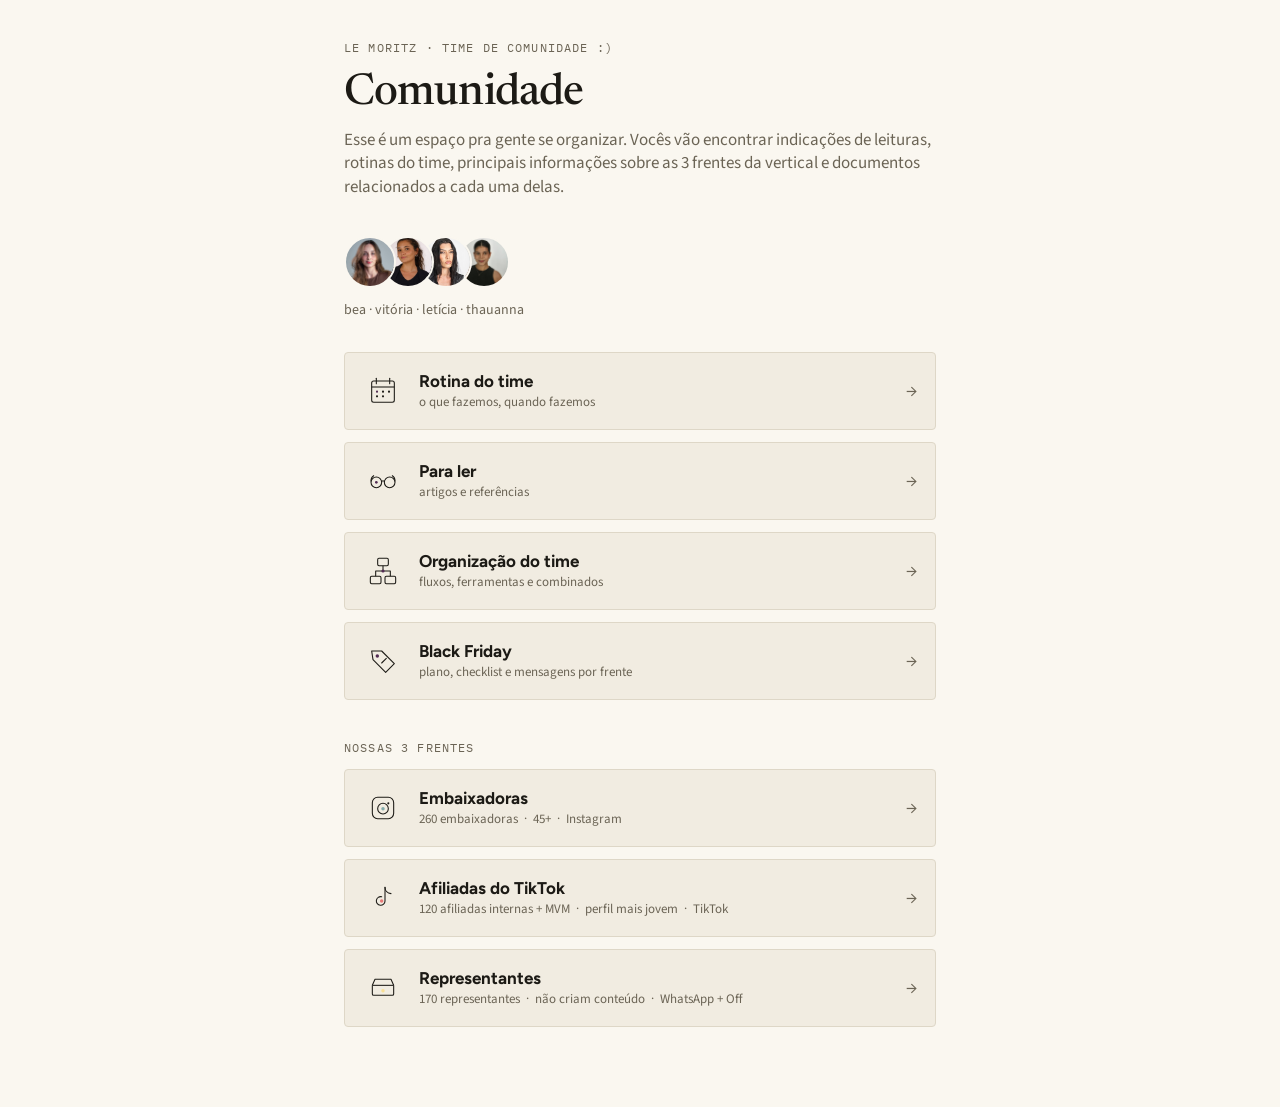
<file: index.html>
<!DOCTYPE html>
<html lang="pt-BR">
<head>
<meta charset="UTF-8">
<meta name="viewport" content="width=device-width, initial-scale=1.0">
<title>Comunidade Le Moritz · Time</title>
<link rel="preconnect" href="https://fonts.googleapis.com">
<link rel="preconnect" href="https://fonts.gstatic.com" crossorigin>
<link href="https://fonts.googleapis.com/css2?family=Newsreader:ital,wght@0,400;0,500;0,600;1,400&family=Source+Sans+3:wght@400;600;700&family=IBM+Plex+Mono:wght@400;500&family=Figtree:wght@600;700;800&display=swap" rel="stylesheet">
<link rel="stylesheet" href="styles.css?v=20261027">
</head>
<body>

<div class="wrap">

  <!-- HEADER -->
  <header class="top">
    <div class="label">LE MORITZ · TIME DE COMUNIDADE :)</div>
    <h1 class="title">Comunidade</h1>
    <p class="subtitle">Esse é um espaço pra gente se organizar. Vocês vão encontrar indicações de leituras, rotinas do time, principais informações sobre as 3 frentes da vertical e documentos relacionados a cada uma delas.</p>
  </header>

  <!-- TEAM AVATARS -->
  <section class="team" id="team-section">
    <div class="avatars" id="avatars"></div>
    <p class="team-caption" id="team-caption"></p>
  </section>

  <!-- MAIN NAV BUTTONS -->
  <section class="nav-buttons">
    <button class="nav-card" data-view="rotina">
      <span class="nav-icon">
        <svg viewBox="0 0 48 48" fill="none" xmlns="http://www.w3.org/2000/svg">
          <rect x="7" y="9" width="34" height="32" rx="3" stroke="#1C1A15" stroke-width="1.6"/>
          <line x1="7" y1="18" x2="41" y2="18" stroke="#1C1A15" stroke-width="1.6"/>
          <line x1="14" y1="5" x2="14" y2="13" stroke="#1C1A15" stroke-width="1.6" stroke-linecap="round"/>
          <line x1="34" y1="5" x2="34" y2="13" stroke="#1C1A15" stroke-width="1.6" stroke-linecap="round"/>
          <circle cx="15" cy="25" r="1.6" fill="var(--time-cor)"/>
          <circle cx="24" cy="25" r="1.6" fill="#1C1A15"/>
          <circle cx="33" cy="25" r="1.6" fill="#1C1A15"/>
          <circle cx="15" cy="32" r="1.6" fill="#1C1A15"/>
          <circle cx="24" cy="32" r="1.6" fill="#1C1A15"/>
        </svg>
      </span>
      <span class="nav-text">
        <span class="nav-title">Rotina do time</span>
        <span class="nav-sub">o que fazemos, quando fazemos</span>
      </span>
      <span class="nav-arrow">&rarr;</span>
    </button>

    <button class="nav-card" data-view="leitura">
      <span class="nav-icon">
        <svg viewBox="0 0 48 48" fill="none" xmlns="http://www.w3.org/2000/svg">
          <circle cx="14" cy="26" r="8" stroke="#1C1A15" stroke-width="1.6"/>
          <circle cx="34" cy="26" r="8" stroke="#1C1A15" stroke-width="1.6"/>
          <line x1="22" y1="24" x2="26" y2="24" stroke="#1C1A15" stroke-width="1.6"/>
          <path d="M6 24c0-4 2-7 4-8" stroke="#1C1A15" stroke-width="1.6" stroke-linecap="round"/>
          <path d="M42 24c0-4-2-7-4-8" stroke="#1C1A15" stroke-width="1.6" stroke-linecap="round"/>
          <circle cx="14" cy="26" r="2" fill="var(--time-cor)"/>
        </svg>
      </span>
      <span class="nav-text">
        <span class="nav-title">Para ler</span>
        <span class="nav-sub">artigos e referências</span>
      </span>
      <span class="nav-arrow">&rarr;</span>
    </button>

    <button class="nav-card" data-view="organizacao">
      <span class="nav-icon">
        <svg viewBox="0 0 48 48" fill="none" xmlns="http://www.w3.org/2000/svg">
          <rect x="16" y="5" width="16" height="11" rx="2" stroke="#1C1A15" stroke-width="1.6"/>
          <rect x="5" y="32" width="16" height="11" rx="2" stroke="#1C1A15" stroke-width="1.6"/>
          <rect x="27" y="32" width="16" height="11" rx="2" stroke="#1C1A15" stroke-width="1.6"/>
          <path d="M24 16v8M13 32v-8h22v8" stroke="#1C1A15" stroke-width="1.6" stroke-linejoin="round"/>
          <circle cx="24" cy="24" r="2.4" fill="var(--time-cor)"/>
        </svg>
      </span>
      <span class="nav-text">
        <span class="nav-title">Organização do time</span>
        <span class="nav-sub">fluxos, ferramentas e combinados</span>
      </span>
      <span class="nav-arrow">&rarr;</span>
    </button>
    <button class="nav-card" data-view="black-friday">
      <span class="nav-icon">
        <svg viewBox="0 0 48 48" fill="none" xmlns="http://www.w3.org/2000/svg">
          <path d="M7 9h15l19 19-13 13L9 22z" stroke="#1C1A15" stroke-width="1.6" stroke-linejoin="round"/>
          <circle cx="15.5" cy="16.5" r="2.6" fill="var(--time-cor)"/>
          <line x1="22" y1="27" x2="29" y2="20" stroke="#1C1A15" stroke-width="1.6" stroke-linecap="round"/>
        </svg>
      </span>
      <span class="nav-text">
        <span class="nav-title">Black Friday</span>
        <span class="nav-sub">plano, checklist e mensagens por frente</span>
      </span>
      <span class="nav-arrow">&rarr;</span>
    </button>
  </section>

  <!-- FRENTES -->
  <section class="frentes">
    <div class="label">NOSSAS 3 FRENTES</div>
    <div class="frentes-list" id="frentes-list"></div>
  </section>

</div>

<!-- LEITURA VIEW -->
<div class="view-overlay" id="view-leitura">
  <div class="wrap">
    <button class="back-btn" data-close>&larr; voltar</button>
    <div class="label">PARA LER</div>
    <h2 class="title view-title">Artigos</h2>
    <div class="article-list" id="article-list"></div>
  </div>
</div>

<!-- ROTINA VIEW -->
<div class="view-overlay" id="view-rotina">
  <div class="wrap">
    <button class="back-btn" data-close>&larr; voltar</button>
    <div class="label">ROTINA DO TIME</div>
    <h2 class="title view-title">Rotina</h2>
    <p class="rotina-intro">Esse é o ritmo <strong>fixo</strong> do time, a espinha dorsal da semana. Projetos em andamento pedem atenção à parte: encontre espaço pra eles na agenda sem atropelar o que já está fixado.</p>
    <div class="legend" id="rotina-legend"></div>

    <div class="foco-mes" id="foco-mes"></div>

    <div class="rotina-section-title">Ver rotina de:</div>
    <div class="filtro-chips" id="rotina-filtro"></div>

    <div class="rotina-section-title">Cadência semanal (calls)</div>
    <div class="week-daily" id="week-daily"></div>
    <div class="week-grid" id="week-grid"></div>

    <div class="rotina-section-title">Tarefas por frequência</div>
    <div class="tarefas-grid" id="tarefas-list"></div>
  </div>
</div>

<!-- FRENTE DETAIL VIEW -->
<div class="view-overlay" id="view-frente">
  <div class="wrap">
    <button class="back-btn" data-close>&larr; voltar</button>
    <div class="label" id="frente-detail-meta"></div>
    <h2 class="title view-title" id="frente-detail-nome"></h2>
    <p class="frente-detail-desc" id="frente-detail-desc"></p>
    <div id="frente-detail-link"></div>
    <div id="frente-detail-docs"></div>
    <div id="frente-detail-whatsapp"></div>
    <div id="frente-detail-faturamento"></div>
    <div id="frente-detail-rotina-programa"></div>
  </div>
</div>

<!-- ORGANIZAÇÃO VIEW -->
<div class="view-overlay" id="view-organizacao">
  <div class="wrap">
    <button class="back-btn" data-close>&larr; voltar</button>
    <div class="label">ORGANIZAÇÃO DO TIME</div>
    <h2 class="title view-title">Organização</h2>
    <p class="rotina-intro">Como o time trabalha junto: os fluxos que seguimos, as ferramentas que usamos e os combinados que valem pra todo mundo.</p>

    <div class="rotina-section-title">Fluxos</div>
    <div class="org-list">
      <button class="nav-card" data-view="funil-inbazz">
        <span class="nav-icon">
          <svg viewBox="0 0 48 48" fill="none" xmlns="http://www.w3.org/2000/svg">
            <path d="M7 9h34l-12 15v12l-10 5V24z" stroke="#1C1A15" stroke-width="1.6" stroke-linejoin="round"/>
            <circle cx="24" cy="16" r="2.4" fill="var(--embaixadoras-cor)"/>
          </svg>
        </span>
        <span class="nav-text">
          <span class="nav-title">Funil de aceite na Inbazz</span>
          <span class="nav-sub">do cadastro até embaixadora ou representante</span>
        </span>
        <span class="nav-arrow">&rarr;</span>
      </button>
    </div>

    <div class="rotina-section-title">Ferramentas</div>
    <div class="org-list">
      <a class="nav-card" href="https://bealemoritz.github.io/mensagem-em-massa/">
        <span class="nav-icon">
          <svg viewBox="0 0 48 48" fill="none" xmlns="http://www.w3.org/2000/svg">
            <path d="M8 12h32v20H20l-8 6v-6H8z" stroke="#1C1A15" stroke-width="1.6" stroke-linejoin="round"/>
            <circle cx="18" cy="22" r="2" fill="var(--time-cor)"/>
            <circle cx="24" cy="22" r="2" fill="var(--time-cor)"/>
            <circle cx="30" cy="22" r="2" fill="var(--time-cor)"/>
          </svg>
        </span>
        <span class="nav-text">
          <span class="nav-title">Mensagens 1x1</span>
          <span class="nav-sub">disparo no privado, uma página por frente</span>
        </span>
        <span class="nav-arrow">&rarr;</span>
      </a>
    </div>

    <div class="rotina-section-title">Combinados</div>
    <div class="empty-state">Em breve: os combinados do time.</div>
  </div>
</div>

<!-- FUNIL DE ACEITE VIEW -->
<div class="view-overlay" id="view-funil-inbazz">
  <div class="wrap wrap-wide">
    <button class="back-btn" data-back>&larr; organização</button>
    <div class="label">ORGANIZAÇÃO · FLUXOS</div>
    <h2 class="title view-title">Funil de aceite na Inbazz</h2>
    <p class="rotina-intro funil-intro">Do momento em que alguém se inscreve na Inbazz até virar embaixadora, representante ou ter o cadastro excluído. São duas portas de entrada, e as duas caem na mesma fila da Thau. A cor de cada etapa mostra de quem é a vez.</p>

    <div class="funil-legend">
      <span class="who leti">Letícia · indicações</span>
      <span class="who thau">Thau · embaixadoras</span>
      <span class="who vito">Vitória · representantes</span>
      <span class="who auto">Automático</span>
      <span class="chat-tag">
        <svg width="13" height="13" viewBox="0 0 24 24" aria-hidden="true"><path d="M4 5h16v11H9l-5 4z" fill="none" stroke="currentColor" stroke-width="2" stroke-linejoin="round"/></svg>
        acontece no chat de aceitação
      </span>
    </div>

    <div class="flow">
      <div class="merge">
        <div class="col">
          <span class="entry">Entrada 1 · Direta</span>
          <div class="fnode start">
            <h3>Pessoa se inscreve por conta própria</h3>
            <p>Chegou com interesse no programa, sem passar pela Letícia. Vai direto pra fila de aprovações pendentes.</p>
          </div>
          <div class="rail"></div>
        </div>
        <div class="col">
          <span class="entry">Entrada 2 · Afiliada indicada</span>
          <div class="fnode start">
            <h3>Afiliada se inscreve por indicação da Letícia</h3>
            <p>A Letícia direcionou a afiliada pra Inbazz.</p>
          </div>
          <div class="fnode leti">
            <span class="who leti">Letícia</span>
            <h3>Avisa no chat de aceitação</h3>
            <ul>
              <li>Quem ela mandou pra lá e já se inscreveu</li>
              <li>O máximo de informações sobre a pessoa</li>
              <li>Qual perfil ela acha que funciona</li>
            </ul>
            <div class="chips">
              <span class="chip thau">Embaixadora</span>
              <span class="chip vito">Representante</span>
            </div>
          </div>
          <div class="rail"></div>
        </div>
      </div>

      <div class="fnode thau">
        <span class="who thau">Thau</span>
        <h3>1ª análise: quem vira embaixadora</h3>
        <p>Analisa todas as aprovações pendentes, das duas entradas, e seleciona quem quer aceitar como embaixadora.</p>
      </div>

      <div class="split">
        <div class="col">
          <span class="branch thau">✓ Aceita como embaixadora</span>
          <div class="fnode thau">
            <span class="who thau">Thau</span>
            <h3>Boas-vindas no WhatsApp</h3>
            <p>Manda a mensagem com o modelo pré-definido.</p>
          </div>
          <div class="decision thau">
            <span class="q-label">Pergunta</span>
            <strong>Veio como afiliada indicada pela Letícia?</strong>
          </div>
          <div class="split narrow">
            <div class="col">
              <span class="branch thau">Não · direta</span>
              <div class="fnode thau">
                <h3>Aceite na Inbazz</h3>
                <ul class="tasks">
                  <li><span>Tipo de membro: <b>embaixadora</b></span></li>
                  <li><span>Gestora: <b>Thauanna</b></span></li>
                  <li><span><b>Criar cupom personalizado</b></span></li>
                  <li><span>Notificação personalizada: <b>aceita como embaixadora</b></span></li>
                </ul>
              </div>
              <div class="fnode thau">
                <h3>Kit de boas-vindas</h3>
                <p>Thau organiza o envio.</p>
                <button class="kit-btn" data-kit>Como montar o kit &rarr;</button>
              </div>
            </div>
            <div class="col">
              <span class="branch thau">Sim · afiliada</span>
              <div class="fnode thau">
                <h3>Checklist da afiliada</h3>
                <ul class="tasks">
                  <li><span><b>Vincular o cupom que já existe</b> <span class="small">(planilha antiga das embaixadoras, na parte das afiliadas indicadas)</span></span></li>
                  <li><span>Dar <b>check</b> na mensagem da Letícia no chat de aceitação</span></li>
                  <li><span>Analisar critérios: <b>kit de boas-vindas</b> ou <b>seeding via Inbazz</b></span></li>
                </ul>
                <button class="kit-btn" data-kit>Como montar o kit &rarr;</button>
              </div>
            </div>
          </div>
          <span class="end thau">Embaixadora</span>
        </div>

        <div class="col">
          <span class="branch stop">Não aceita pela Thau</span>
          <div class="gate" role="note">
            <svg width="22" height="22" viewBox="0 0 24 24" fill="none" aria-hidden="true"><rect x="4" y="10" width="16" height="11" rx="2.5" stroke="currentColor" stroke-width="2"/><path d="M8 10V7a4 4 0 0 1 8 0v3" stroke="currentColor" stroke-width="2"/></svg>
            <p><b>Trava:</b> quando a Thau não quiser mais nenhuma embaixadora da fila, ela <b>avisa a Vitória no chat de aceitação</b> que está liberado.</p>
          </div>
          <div class="fnode vito">
            <span class="who vito">Vitória</span>
            <h3>2ª análise: representante ou exclusão</h3>
            <p>Analisa quem a Thau não aceitou como embaixadora.</p>
          </div>
          <div class="split narrow">
            <div class="col">
              <span class="branch vito">✓ Aceita</span>
              <div class="fnode vito">
                <h3>Aceite na Inbazz</h3>
                <span class="cond-label">Se for afiliada indicada</span>
                <ul class="tasks">
                  <li><span><b>Vincular o cupom que já existe</b> <span class="small">(planilha antiga das embaixadoras)</span></span></li>
                  <li><span>Dar <b>check</b> na mensagem da Letícia</span></li>
                </ul>
                <span class="cond-label cond-sep">Se for inscrição direta</span>
                <ul class="tasks">
                  <li><span>Tipo de membro: <b>representante</b></span></li>
                  <li><span>Gestora: <b>Vitória</b></span></li>
                  <li><span><b>Criar cupom personalizado</b></span></li>
                  <li><span>Notificação personalizada: <b>aceita como representante</b></span></li>
                </ul>
              </div>
              <div class="fnode auto">
                <span class="who auto">Automático</span>
                <h3>Fluxo de onboarding</h3>
                <p>Tudo automatizado a partir daqui.</p>
              </div>
              <span class="end vito">Representante</span>
            </div>
            <div class="col">
              <span class="branch stop">✕ Não aceita</span>
              <div class="fnode stop">
                <h3>Exclui o cadastro</h3>
                <p>Vitória remove da Inbazz.</p>
              </div>
              <span class="end stop">Fim</span>
            </div>
          </div>
        </div>
      </div>
    </div>

    <div class="rotina-section-title">Quem faz o quê</div>
    <div class="funil-rules">
      <div class="info-card">
        <span class="who leti">Letícia</span>
        <ul>
          <li>Avisa no chat de aceitação quem mandou pra Inbazz e já se inscreveu</li>
          <li>Manda o máximo de informação + a indicação: embaixadora ou representante</li>
        </ul>
      </div>
      <div class="info-card">
        <span class="who thau">Thau</span>
        <ul>
          <li>Analisa as pendentes das duas entradas</li>
          <li>Embaixadora aceita: mensagem modelo no WhatsApp + kit ou seeding</li>
          <li>Se for afiliada: vincula o cupom e dá check na mensagem da Letícia</li>
          <li>Se for inscrição direta: aceite na Inbazz (embaixadora, gestora Thauanna, cupom personalizado, notificação) antes do kit</li>
          <li>Terminou? Avisa a Vitória no chat que está liberado</li>
        </ul>
      </div>
      <div class="info-card">
        <span class="who vito">Vitória</span>
        <ul>
          <li>Só começa depois do aviso da Thau</li>
          <li>Aceita como representante (onboarding automático) ou exclui o cadastro</li>
          <li>Se for afiliada: vincula o cupom e dá check na mensagem da Letícia</li>
          <li>Se for inscrição direta: aceite na Inbazz (representante, gestora Vitória, cupom personalizado, notificação)</li>
        </ul>
      </div>
    </div>
  </div>
</div>

<!-- BLACK FRIDAY VIEW -->
<div class="view-overlay" id="view-black-friday">
  <div class="wrap">
    <button class="back-btn" data-close>&larr; voltar</button>
    <div class="label">BLACK FRIDAY · 2026</div>
    <h2 class="title view-title">Black Friday</h2>
    <div id="bf-visao-geral"></div>

    <div class="rotina-section-title">Black por frente</div>
    <div class="frentes-list" id="bf-frentes"></div>
  </div>
</div>

<!-- BLACK FRIDAY · FRENTE VIEW -->
<div class="view-overlay" id="view-black-frente">
  <div class="wrap">
    <button class="back-btn" data-back>&larr; black friday</button>
    <div class="label" id="bf-frente-label"></div>
    <h2 class="title view-title" id="bf-frente-titulo"></h2>
    <div id="bf-frente"></div>
  </div>
</div>

<!-- BLACK FRIDAY · DESAFIO VIEW -->
<div class="view-overlay" id="view-black-desafio">
  <div class="wrap">
    <button class="back-btn" data-back id="bf-desafio-back">&larr; voltar</button>
    <div class="label" id="bf-desafio-label"></div>
    <h2 class="title view-title" id="bf-desafio-titulo"></h2>
    <div id="bf-desafio"></div>
  </div>
</div>

<!-- PASSO A PASSO DO KIT -->
<div class="kit-modal" id="kit-modal" hidden>
  <div class="kit-backdrop" data-kit-close></div>
  <div class="kit-panel" role="dialog" aria-modal="true" aria-labelledby="kit-title">
    <button class="kit-close" data-kit-close aria-label="Fechar">&times;</button>
    <div class="label">PASSO A PASSO · THAU</div>
    <h3 class="kit-title" id="kit-title">Montar o kit de boas-vindas</h3>
    <ol class="kit-steps">
      <li><div><b>Emitir etiqueta e declaração de conteúdo</b></div></li>
      <li><div><b>Montar a caixa</b> e passar fita 3M nas bordas</div></li>
      <li><div><b>Colar o espelho</b> e limpar</div></li>
      <li><div><b>Papel seda</b> dobradinho dentro da caixa</div></li>
      <li><div><b>Cheirinho</b> na caixa</div></li>
      <li><div><b>Produtos</b>
        <div class="kit-produtos">
          <span>Creme antirrugas</span><span>Lifting</span><span>Rímel</span><span>Sérum olhos</span>
          <span>Marrom café</span><span>Rosa mauve</span><span>Rosê</span><span>Pincel</span><span>Necessaire</span>
        </div></div></li>
      <li><div><b>Fechar</b> com o papel seda + adesivo</div></li>
      <li><div><b>Cartão nominal</b> com mensagem + o cupom dela</div></li>
      <li><div><b>Embalar</b> no envelope plástico com bolha + etiqueta + declaração</div></li>
    </ol>
  </div>
</div>

<script src="app.js"></script>
<script src="black-friday/visao-geral.js"></script>
<script src="black-friday/embaixadoras.js"></script>
<script src="black-friday/afiliadas.js"></script>
<script src="black-friday/representantes.js"></script>
<script src="black-friday/render.js"></script>
</body>
</html>
</file>
<file: styles.css>
:root {
  --ink: #1C1A15;
  --muted: #6B6455;
  --paper: #F1ECE1;
  --bg: #FAF7F0;
  --rule: #DED7C7;
  /* cores por frente (paleta nova) */
  --representantes-cor: #F9DF94;
  --embaixadoras-cor: #84ABAA;
  --afiliadas-cor: #E77A77;
  --time-cor: #512B52;
  --white: #FFFFFF;
  --serif: 'Newsreader', serif;
  --body-font: 'Source Sans 3', system-ui, sans-serif;
  --label-font: 'IBM Plex Mono', monospace;
  --accent-font: 'Figtree', sans-serif;
}

* { margin: 0; padding: 0; box-sizing: border-box; }

body {
  background: var(--bg);
  color: var(--ink);
  font-family: var(--body-font);
  -webkit-font-smoothing: antialiased;
}

.wrap {
  max-width: 640px;
  margin: 0 auto;
  padding: 40px 24px 80px;
}

.label {
  font-family: var(--label-font);
  font-size: 11.5px;
  letter-spacing: .1em;
  text-transform: uppercase;
  color: var(--muted);
}

/* HEADER */
.top { padding-bottom: 8px; }
.title {
  font-family: var(--serif);
  font-weight: 500;
  font-size: clamp(32px, 8vw, 44px);
  line-height: 1.08;
  letter-spacing: -.02em;
  color: var(--ink);
  margin: 16px 0 0;
}
.subtitle {
  font-size: 17px;
  line-height: 1.4;
  color: var(--muted);
  margin: 10px 0 0;
}

/* TEAM AVATARS */
.team { padding: 28px 0 4px; }
.avatars {
  display: flex;
  align-items: center;
}
.avatar {
  width: 52px;
  height: 52px;
  border-radius: 50%;
  border: 2.5px solid var(--bg);
  display: flex;
  align-items: center;
  justify-content: center;
  font-family: var(--serif);
  font-weight: 500;
  font-size: 16px;
  color: var(--white);
  margin-left: -14px;
  flex-shrink: 0;
  overflow: hidden;
}
.avatar:first-child { margin-left: 0; }
.avatar img {
  width: 100%;
  height: 100%;
  object-fit: cover;
}
.avatar.more {
  background: var(--paper);
  color: var(--muted);
  font-family: var(--label-font);
  font-size: 12px;
  border-color: var(--bg);
}
.team-caption {
  margin-top: 12px;
  font-size: 14px;
  color: var(--muted);
}

/* NAV BUTTONS */
.nav-buttons {
  display: flex;
  flex-direction: column;
  gap: 12px;
  margin-top: 28px;
}
.nav-card {
  display: flex;
  align-items: center;
  gap: 16px;
  width: 100%;
  background: var(--paper);
  border: 1px solid var(--rule);
  border-radius: 4px;
  padding: 18px 18px;
  cursor: pointer;
  text-align: left;
  transition: background .15s ease, transform .1s ease;
  font-family: inherit;
}
.nav-card:hover { background: #ECE4D2; }
a.nav-card, a.nav-card:visited { text-decoration: none; color: var(--ink); }
.nav-card:active { transform: scale(0.99); }
.nav-icon {
  flex-shrink: 0;
  width: 40px;
  height: 40px;
  display: flex;
  align-items: center;
  justify-content: center;
}
.nav-icon svg { width: 32px; height: 32px; }
.nav-text { flex: 1; display: flex; flex-direction: column; gap: 2px; }
.nav-title {
  font-family: var(--accent-font);
  font-weight: 700;
  font-size: 17px;
  color: var(--ink);
}
.nav-sub {
  font-size: 13px;
  color: var(--muted);
}
.nav-arrow {
  font-size: 18px;
  color: var(--muted);
}

/* FRENTES */
.frentes { margin-top: 40px; }
.frentes-list {
  margin-top: 14px;
  display: flex;
  flex-direction: column;
  gap: 12px;
}
.frente-detail-desc {
  font-size: 16.5px;
  line-height: 1.55;
  color: var(--ink);
  margin-top: 16px;
}
.pagina-principal-btn { margin-top: 16px; }

.docs-box {
  margin-top: 18px;
  padding-top: 16px;
  border-top: 1px solid var(--rule);
}
.docs-label {
  font-family: var(--label-font);
  font-size: 11px;
  letter-spacing: .08em;
  text-transform: uppercase;
  color: var(--muted);
  margin-bottom: 10px;
}
.docs-btns {
  display: flex;
  flex-wrap: wrap;
  gap: 10px;
}
.whatsapp-section { margin-top: 14px; }
.docs-btn {
  display: inline-flex;
  align-items: center;
  gap: 8px;
  border: 1px solid var(--rule);
  border-radius: 6px;
  padding: 8px 14px;
  background: var(--paper);
  color: var(--time-cor);
  text-decoration: none;
  font-family: var(--label-font);
  font-size: 12px;
  letter-spacing: .02em;
  text-transform: uppercase;
  transition: border-color .15s ease, background .15s ease;
}
.docs-btn:hover { border-color: var(--time-cor); background: var(--time-cor); color: var(--bg); }
.docs-btn.disabled {
  color: var(--muted);
  border-style: dashed;
  cursor: default;
  pointer-events: none;
}

/* CARDS DE INFO (faturamento, rotina do programa) */
.info-card {
  margin-top: 24px;
  border: 1px solid var(--rule);
  border-radius: 6px;
  padding: 18px 20px;
  background: var(--paper);
}
.info-card-title {
  font-family: var(--accent-font);
  font-weight: 800;
  font-size: 15px;
  color: var(--ink);
  margin-bottom: 14px;
}
.info-card-intro {
  font-size: 14px;
  line-height: 1.5;
  color: var(--ink);
  margin-bottom: 16px;
}
.info-item {
  border-left: 2px solid var(--rule);
  padding-left: 14px;
  margin-bottom: 14px;
}
.info-item:last-child { margin-bottom: 0; }
.info-item-titulo {
  font-weight: 700;
  font-size: 14.5px;
  color: var(--ink);
  margin-bottom: 3px;
}
.info-item-texto {
  font-size: 14px;
  line-height: 1.5;
  color: var(--muted);
}
.info-item-btn { margin-top: 10px; }

/* VIEW OVERLAYS */
.view-overlay {
  display: none;
  position: fixed;
  inset: 0;
  background: var(--bg);
  overflow-y: auto;
  z-index: 100;
}
.view-overlay.active { display: block; }
.view-title { margin-top: 6px; }
.back-btn {
  background: none;
  border: none;
  font-family: var(--label-font);
  font-size: 12.5px;
  letter-spacing: .06em;
  color: var(--muted);
  cursor: pointer;
  padding: 0 0 20px;
  text-transform: uppercase;
}
.back-btn:hover { color: var(--ink); }
.empty-state {
  margin-top: 20px;
  font-size: 15.5px;
  color: var(--muted);
  line-height: 1.5;
  border: 1px dashed var(--rule);
  border-radius: 4px;
  padding: 24px;
}

/* ARTICLE LIST */
.article-list { margin-top: 22px; display: flex; flex-direction: column; gap: 0; }
.article-card {
  display: flex;
  align-items: flex-start;
  gap: 16px;
  padding: 22px 2px;
  border-top: 1px solid var(--rule);
  text-decoration: none;
  color: inherit;
}
.article-list .article-card:last-child { border-bottom: 1px solid var(--rule); }
.article-thumb {
  flex-shrink: 0;
  width: 56px;
  height: 56px;
  border-radius: 6px;
  overflow: hidden;
  border: 1px solid var(--rule);
}
.article-thumb svg, .article-thumb img {
  width: 100%;
  height: 100%;
  object-fit: cover;
  display: block;
}
.article-content { flex: 1; min-width: 0; }
.article-date {
  font-family: var(--label-font);
  font-size: 11px;
  letter-spacing: .06em;
  text-transform: uppercase;
  color: var(--muted);
}
.article-title {
  font-family: var(--accent-font);
  font-weight: 700;
  font-size: 19px;
  line-height: 1.3;
  color: var(--ink);
  margin-top: 8px;
}
.article-sub {
  font-size: 15px;
  line-height: 1.45;
  color: var(--muted);
  margin-top: 6px;
}
.article-card:hover .article-title { color: var(--time-cor); }
.article-placeholder {
  padding: 22px 2px;
  border-top: 1px solid var(--rule);
  color: var(--muted);
  font-size: 14px;
}
.article-list .article-placeholder:last-child { border-bottom: 1px solid var(--rule); }

/* ROTINA */
.rotina-section-title {
  font-family: var(--label-font);
  font-size: 11.5px;
  letter-spacing: .1em;
  text-transform: uppercase;
  color: var(--muted);
  margin: 40px 0 14px;
}
.rotina-intro {
  font-size: 15.5px;
  line-height: 1.5;
  color: var(--ink);
  margin-top: 14px;
}
.rotina-intro strong { font-weight: 700; }
.legend {
  display: flex;
  flex-wrap: wrap;
  gap: 8px 18px;
  margin-top: 22px;
}
.legend-item {
  display: flex;
  align-items: center;
  gap: 7px;
  font-size: 13.5px;
  color: var(--muted);
}
.legend-dot {
  width: 9px;
  height: 9px;
  border-radius: 50%;
  flex-shrink: 0;
}

/* FOCO DO MÊS */
.foco-mes {
  margin-top: 28px;
  border: 1px solid var(--rule);
  border-radius: 6px;
  padding: 18px 20px;
  background: linear-gradient(180deg, var(--paper), var(--bg));
}
.foco-mes-title {
  font-family: var(--accent-font);
  font-weight: 800;
  font-size: 15px;
  letter-spacing: .01em;
  color: var(--ink);
  margin-bottom: 12px;
}
.foco-mes-list {
  display: flex;
  flex-direction: column;
  gap: 12px;
}
.foco-item {
  border-left: 2px solid var(--rule);
  padding-left: 14px;
}
.foco-item-label {
  display: flex;
  align-items: center;
  gap: 7px;
  font-family: var(--label-font);
  font-size: 11px;
  letter-spacing: .06em;
  text-transform: uppercase;
  color: var(--ink);
  margin-bottom: 3px;
}
.foco-item-texto {
  font-size: 14px;
  line-height: 1.45;
  color: var(--muted);
}

/* CALENDÁRIO DA SEMANA */
.week-daily {
  display: flex;
  align-items: center;
  flex-wrap: wrap;
  gap: 4px 10px;
  background: var(--paper);
  border: 1px solid var(--rule);
  border-left: 3px solid var(--time-cor);
  border-radius: 4px;
  padding: 10px 14px;
  font-size: 14px;
  color: var(--ink);
  margin-bottom: 14px;
}
.week-daily.dimmed { opacity: .32; }
.week-daily-tag {
  font-family: var(--label-font);
  font-size: 11px;
  letter-spacing: .06em;
  color: var(--muted);
}
.week-daily-pessoas { margin-left: auto; margin-top: 0; }
.week-grid {
  display: grid;
  grid-template-columns: 1fr;
  gap: 14px;
}
@media (min-width: 640px) {
  .week-grid { grid-template-columns: repeat(5, 1fr); align-items: start; }
}
.week-day-label {
  font-family: var(--label-font);
  font-size: 10.5px;
  letter-spacing: .08em;
  text-transform: uppercase;
  color: var(--muted);
  margin-bottom: 6px;
}
.week-events {
  display: flex;
  flex-direction: column;
  gap: 6px;
}
.week-event {
  border-left: 3px solid var(--rule);
  background: var(--paper);
  border-radius: 3px;
  padding: 8px 10px;
}
.week-event.empty {
  display: flex;
  align-items: center;
  justify-content: center;
  min-height: 48px;
  color: var(--muted);
  background: none;
  border: 1px dashed var(--rule);
  border-left: 1px dashed var(--rule);
}
.week-event-hora {
  font-family: var(--label-font);
  font-size: 9.5px;
  letter-spacing: .04em;
  color: var(--muted);
  margin-bottom: 2px;
}
.week-event-nome {
  font-size: 13px;
  font-weight: 600;
  color: var(--ink);
  line-height: 1.25;
}
.week-event-desc {
  font-size: 11px;
  color: var(--muted);
  margin-top: 2px;
  line-height: 1.3;
}
.week-event-pessoas {
  display: flex;
  flex-wrap: wrap;
  gap: 3px;
  margin-top: 6px;
}
.week-event.dimmed {
  opacity: .32;
}

/* PILLS DE PESSOA (calendário + tarefas) */
.pessoa-pill {
  font-family: var(--label-font);
  font-size: 9px;
  letter-spacing: .02em;
  color: var(--muted);
  border: 1px solid var(--rule);
  border-radius: 20px;
  padding: 1px 7px;
  white-space: nowrap;
}
.pessoa-pill.match {
  color: var(--bg);
  background: var(--ink);
  border-color: var(--ink);
  font-weight: 600;
}

/* FILTRO POR PESSOA */
.filtro-chips {
  display: flex;
  flex-wrap: wrap;
  gap: 8px;
}
.filtro-chip {
  font-family: var(--body-font);
  font-size: 13px;
  color: var(--ink);
  background: var(--bg);
  border: 1px solid var(--rule);
  border-radius: 20px;
  padding: 7px 14px;
  cursor: pointer;
  transition: background .15s ease, color .15s ease, border-color .15s ease;
}
.filtro-chip:hover { border-color: var(--ink); }
.filtro-chip.active {
  background: var(--ink);
  border-color: var(--ink);
  color: var(--bg);
}

/* TAREFAS POR FREQUÊNCIA */
.tarefas-grid {
  display: grid;
  grid-template-columns: 1fr;
  gap: 14px;
}
@media (min-width: 640px) {
  .tarefas-grid { grid-template-columns: 1fr 1fr; }
}
.freq-card {
  background: var(--paper);
  border: 1px solid var(--rule);
  border-radius: 6px;
  padding: 16px 18px 6px;
  align-self: start;
}
.freq-header {
  display: flex;
  align-items: baseline;
  justify-content: space-between;
  margin-bottom: 6px;
}
.freq-title {
  font-family: var(--accent-font);
  font-weight: 800;
  font-size: 15px;
  color: var(--ink);
}
.freq-count {
  font-family: var(--label-font);
  font-size: 11px;
  color: var(--muted);
}
.tarefa-row {
  display: flex;
  align-items: baseline;
  flex-wrap: wrap;
  gap: 3px 10px;
  padding: 9px 0;
  border-top: 1px solid var(--rule);
}
.tarefa-dot {
  width: 7px;
  height: 7px;
  border-radius: 50%;
  flex-shrink: 0;
  margin-right: 2px;
  align-self: center;
}
.tarefa-nome {
  font-size: 14px;
  color: var(--ink);
  flex: 1;
  min-width: 55%;
  line-height: 1.3;
}
.tarefa-hora {
  font-family: var(--label-font);
  font-size: 10.5px;
  color: var(--muted);
  margin-left: 7px;
}
.tarefa-desc {
  font-size: 12.5px;
  color: var(--muted);
  margin-left: 6px;
}
.tarefa-pessoas {
  display: flex;
  flex-wrap: wrap;
  gap: 3px;
  margin-left: auto;
  justify-content: flex-end;
}

/* ===== ORGANIZAÇÃO DO TIME ===== */
.org-list { display: flex; flex-direction: column; gap: 12px; }
.view-overlay .empty-state { margin-top: 0; }

/* ===== FUNIL DE ACEITE NA INBAZZ ===== */
/* cor de cada pessoa = cor da frente que ela cuida */
.wrap.wrap-wide { max-width: 1000px; }
.funil-intro { max-width: none; }
.leti { --c: #B4524F; --c-bg: #F8E1DF; --c-line: var(--afiliadas-cor); }
.thau { --c: #46706F; --c-bg: #DDE9E8; --c-line: var(--embaixadoras-cor); }
.vito { --c: #8A6812; --c-bg: #FBF0CC; --c-line: #D9B65A; }
.auto { --c: var(--time-cor); --c-bg: #E9E0E9; --c-line: var(--time-cor); }
.stop { --c: var(--muted); --c-bg: var(--paper); --c-line: var(--rule); }

.funil-legend { display: flex; flex-wrap: wrap; gap: 8px; margin: 22px 0 36px; }
.who {
  display: inline-flex; align-items: center; gap: 7px; justify-self: start; align-self: flex-start;
  font-family: var(--label-font); font-size: 11px; letter-spacing: .05em; text-transform: uppercase;
  padding: 4px 10px 4px 8px; border-radius: 20px; background: var(--c-bg); color: var(--c); white-space: nowrap;
}
.who::before { content: ""; width: 8px; height: 8px; border-radius: 50%; background: var(--c-line); }
.fnode .who { background: var(--white); }
.chat-tag {
  display: inline-flex; align-items: center; gap: 6px; font-family: var(--label-font); font-size: 11px;
  letter-spacing: .05em; text-transform: uppercase; color: var(--muted);
  padding: 4px 10px; border-radius: 20px; border: 1px solid var(--rule);
}

.flow { display: flex; flex-direction: column; align-items: center; gap: 30px; }
.flow > *, .flow .col > * { position: relative; }
.flow > * + *::before, .flow .col > * + *::before {
  content: ""; position: absolute; left: 50%; top: -30px; width: 2px; height: 30px; background: var(--rule); transform: translateX(-1px);
}
.flow > * + *::after, .flow .col > * + *::after {
  content: ""; position: absolute; left: 50%; top: -14px; width: 9px; height: 9px;
  border-right: 2px solid var(--rule); border-bottom: 2px solid var(--rule); transform: translateX(-5px) rotate(45deg);
}

.fnode {
  width: 100%; max-width: 540px; background: var(--c-bg); border-radius: 6px; padding: 16px 18px 18px;
  display: grid; gap: 8px; min-width: 0; font-size: 15px; line-height: 1.45;
}
.fnode h3 { font-family: var(--accent-font); font-weight: 800; font-size: 17px; line-height: 1.25; text-wrap: balance; }
.fnode ul { padding-left: 18px; display: grid; gap: 3px; }
.fnode.start { background: var(--white); border: 1.5px solid var(--ink); }
.fnode.cond { background: var(--white); border: 1.5px dashed var(--c-line); }
.cond-label { font-family: var(--label-font); font-size: 10.5px; letter-spacing: .08em; text-transform: uppercase; color: var(--c); }
.fnode .small { font-size: 13px; color: var(--muted); }

.chips { display: flex; flex-wrap: wrap; gap: 6px; }
.chip { font-family: var(--label-font); font-size: 11px; padding: 3px 9px; border-radius: 20px; border: 1.5px solid var(--c-line); color: var(--c); background: var(--white); }

.tasks { list-style: none; padding-left: 0 !important; gap: 7px !important; }
.tasks li { display: grid; grid-template-columns: 18px 1fr; gap: 8px; align-items: start; }
.tasks li::before { content: ""; width: 13px; height: 13px; margin-top: 3px; border-radius: 3px; border: 1.6px solid var(--c); background: var(--white); }

.gate {
  width: 100%; max-width: 540px; border: 1.5px dashed var(--embaixadoras-cor); border-radius: 6px;
  padding: 12px 16px; background: var(--white); display: flex; gap: 12px; align-items: center; font-size: 14px; line-height: 1.45;
}
.gate > svg { flex: none; color: #46706F; }

.decision { width: 100%; max-width: 400px; background: var(--white); border: 1.5px solid var(--c-line); border-radius: 6px; padding: 12px 16px; text-align: center; }
.q-label { display: block; font-family: var(--label-font); font-size: 10.5px; letter-spacing: .1em; text-transform: uppercase; color: var(--c); margin-bottom: 3px; }
.decision strong { display: block; font-family: var(--accent-font); font-weight: 800; font-size: 16px; line-height: 1.3; text-wrap: balance; }

.end {
  display: inline-flex; align-items: center; padding: 10px 20px; border-radius: 30px;
  background: var(--c-line); color: var(--ink); font-family: var(--accent-font); font-weight: 800; font-size: 15px;
}
.end.thau { background: var(--embaixadoras-cor); color: var(--white); }
.end.stop { background: var(--ink); color: var(--bg); }

.entry, .branch { font-family: var(--label-font); font-size: 11px; letter-spacing: .07em; text-transform: uppercase; white-space: nowrap; }
.entry { padding: 5px 12px; border-radius: 20px; background: var(--ink); color: var(--bg); }
.branch { padding: 4px 10px; border-radius: 4px; background: var(--white); color: var(--c); border: 1.5px solid var(--c-line); }

/* ramificação 1 → 2 */
.split { --g: 24px; width: 100%; display: grid; grid-template-columns: 1fr 1fr; gap: var(--g); padding-top: 30px; }
.split.narrow { --g: 14px; }
.flow > .split::before, .flow .col > .split::before {
  top: 0; left: calc((100% - var(--g)) / 4 - 1px); right: calc((100% - var(--g)) / 4 - 1px); width: auto; height: 2px; transform: none;
}
.flow > .split::after, .flow .col > .split::after { top: -30px; left: 50%; width: 2px; height: 30px; background: var(--rule); border: 0; transform: translateX(-1px); }
.split > .col, .merge > .col { display: flex; flex-direction: column; align-items: center; gap: 30px; min-width: 0; position: relative; }
.split > .col::before { content: ""; position: absolute; top: -30px; left: 50%; width: 2px; height: 30px; background: var(--rule); transform: translateX(-1px); }

/* junção 2 → 1 */
.merge { --g: 24px; width: 100%; display: grid; grid-template-columns: 1fr 1fr; gap: var(--g); position: relative; }
.merge::before { content: ""; position: absolute; bottom: 0; left: calc((100% - var(--g)) / 4 - 1px); right: calc((100% - var(--g)) / 4 - 1px); height: 2px; background: var(--rule); }
.rail { flex: 1; min-height: 24px; width: 2px; background: var(--rule); margin-top: -30px; margin-bottom: 0; }
.merge > .col { gap: 30px; }
.flow .col > .rail::before, .flow .col > .rail::after { display: none; }

.funil-rules { display: grid; grid-template-columns: repeat(3, 1fr); gap: 14px; }
.funil-rules .info-card { margin-top: 0; display: grid; gap: 10px; align-content: start; }
.funil-rules ul { padding-left: 18px; display: grid; gap: 5px; font-size: 14px; line-height: 1.45; color: var(--muted); }

@media (max-width: 760px) {
  .split, .split.narrow, .merge, .funil-rules { grid-template-columns: 1fr; gap: 40px; }
  .funil-rules { gap: 14px; }
  .flow > .split::before, .flow .col > .split::before, .merge::before { display: none; }
  .split > .col + .col, .merge > .col + .col { border-top: 1px dashed var(--rule); padding-top: 28px; }
  .split > .col + .col::before { display: none; }
  .merge > .col:first-child .rail { display: none; }
}

/* BOTÃO + PAINEL DO KIT */
.kit-btn {
  justify-self: start; margin-top: 4px; font-family: var(--label-font); font-size: 11px; letter-spacing: .05em; text-transform: uppercase;
  color: var(--c); background: var(--white); border: 1.5px solid var(--c-line); border-radius: 6px; padding: 7px 12px; cursor: pointer;
  transition: background .15s ease, color .15s ease;
}
.kit-btn:hover, .kit-btn:focus-visible { background: var(--c); color: var(--white); border-color: var(--c); outline: none; }
.kit-modal { position: fixed; inset: 0; z-index: 300; display: flex; align-items: center; justify-content: center; padding: 16px; }
.kit-backdrop { position: absolute; inset: 0; background: rgba(28, 26, 21, .45); }
.kit-panel {
  position: relative; width: 100%; max-width: 520px; max-height: calc(100% - 32px); overflow-y: auto;
  background: var(--bg); border-radius: 8px; padding: 26px 24px 24px; box-shadow: 0 20px 50px rgba(28, 26, 21, .25);
}
.kit-close { position: absolute; top: 12px; right: 14px; background: none; border: 0; font-size: 26px; line-height: 1; color: var(--muted); cursor: pointer; }
.kit-close:hover { color: var(--ink); }
.kit-title { font-family: var(--serif); font-weight: 500; font-size: 28px; line-height: 1.1; margin: 8px 0 18px; }
.kit-steps { list-style: none; counter-reset: passo; display: grid; gap: 0; }
.kit-steps li {
  counter-increment: passo; display: grid; grid-template-columns: 30px 1fr; gap: 10px; align-items: baseline;
  padding: 11px 0; border-top: 1px solid var(--rule); font-size: 15px; line-height: 1.45;
}
.kit-steps li:last-child { border-bottom: 1px solid var(--rule); }
.kit-steps li::before {
  content: counter(passo); font-family: var(--label-font); font-size: 12px; color: #46706F;
  width: 24px; height: 24px; border-radius: 50%; background: #DDE9E8; display: inline-flex; align-items: center; justify-content: center; align-self: start;
}
.kit-produtos { display: flex; flex-wrap: wrap; gap: 6px; margin-top: 8px; }
.kit-produtos span { font-size: 13px; padding: 3px 10px; border-radius: 20px; background: var(--white); border: 1px solid var(--rule); }
.kit-modal[hidden] { display: none; }
.cond-sep { border-top: 1px dashed var(--c-line); padding-top: 10px; margin-top: 4px; }

/* ===== BLACK FRIDAY ===== */
.bea { --c: var(--time-cor); --c-bg: #E9E0E9; --c-line: var(--time-cor); }
.bf-mono {
  font-family: var(--label-font); font-size: 11px; letter-spacing: .06em;
  text-transform: uppercase; color: var(--muted);
}
.bf-agora {
  display: inline-block; margin-left: 8px; vertical-align: middle;
  font-family: var(--label-font); font-size: 10px; letter-spacing: .08em; text-transform: uppercase;
  color: var(--bg); background: var(--time-cor); border-radius: 20px; padding: 2px 8px;
}

/* visão geral */
.bf-visao { margin-top: 22px; }
.bf-fases { display: grid; grid-template-columns: repeat(3, 1fr); gap: 10px; }
.bf-fase { background: var(--white); border-radius: 6px; border-top: 4px solid var(--fase); padding: 12px 14px 14px; }
.bf-fase.atual { box-shadow: 0 0 0 1.5px var(--time-cor); }
.bf-fase-top { display: flex; align-items: center; justify-content: space-between; gap: 6px; flex-wrap: wrap; }
.bf-fase-top .bf-agora { margin-left: 0; }
.bf-fase-nome { font-family: var(--accent-font); font-weight: 800; font-size: 16px; line-height: 1.2; margin-top: 8px; }
.bf-fase-verbo { font-family: var(--serif); font-style: italic; font-size: 17px; color: var(--muted); margin-top: 2px; }
.bf-fase-data { margin-top: 10px; }
.bf-ofertas-label { margin: 22px 0 6px; }
.bf-oferta {
  display: grid; grid-template-columns: 110px 1fr; gap: 10px; align-items: baseline;
  padding: 9px 0; border-top: 1px solid var(--rule); font-size: 14.5px;
}
.bf-oferta-nome { font-weight: 600; }

/* sub-abas e blocos */
.bf-construcao {
  margin-top: 22px; display: flex; gap: 12px; align-items: flex-start;
  border: 1.5px dashed var(--frente); border-radius: 6px; padding: 14px 16px;
  background: var(--white); font-size: 14.5px; line-height: 1.5;
}
.bf-construcao svg { flex: none; margin-top: 1px; }
.bf-resultado { border-style: solid; }
.bf-resultado a { color: inherit; font-weight: 600; text-decoration: underline; text-underline-offset: 2px; }
.bf-construcao b {
  display: block; font-family: var(--label-font); font-weight: 500; font-size: 11px;
  letter-spacing: .08em; text-transform: uppercase; margin-bottom: 3px;
}
/* atalhos para as seções, um por linha */
.bf-blocos { display: flex; flex-direction: column; align-items: flex-start; gap: 8px; margin-top: 22px; }
.bf-secao { padding-top: 48px; scroll-margin-top: 16px; }
.bf-secao-head {
  display: flex; align-items: baseline; gap: 12px;
  padding-bottom: 12px; border-bottom: 1px solid var(--ink);
}
.bf-secao-num { font-family: var(--label-font); font-size: 12px; color: var(--muted); }
.bf-secao-titulo { font-family: var(--serif); font-weight: 500; font-size: 30px; line-height: 1.1; letter-spacing: -.01em; }
.bf-secao > .empty-state { margin-top: 18px; }
.bf-secao .info-card-intro.bf-mono { font-size: 11px; color: var(--muted); }

/* tabelas */
.bf-tabela-wrap { overflow-x: auto; margin-bottom: 16px; }
.bf-tabela { width: 100%; border-collapse: collapse; background: var(--white); font-size: 14px; line-height: 1.4; }
.bf-tabela.larga { min-width: 540px; }
.bf-tabela th {
  text-align: left; padding: 10px 12px; border-bottom: 1.5px solid var(--ink);
  font-family: var(--label-font); font-weight: 500; font-size: 10.5px; letter-spacing: .08em;
  text-transform: uppercase; color: var(--muted);
}
.bf-tabela td { padding: 10px 12px; border-top: 1px solid var(--rule); vertical-align: top; }
.bf-tabela tbody tr:first-child td { border-top: 0; }
.bf-tabela td:first-child { font-weight: 600; }

/* regras */
.bf-ativa { margin-top: 18px; padding-top: 14px; border-top: 1px dashed var(--rule); }
.bf-ativa-lista { display: grid; gap: 10px; }
.bf-ativa-item { display: grid; grid-template-columns: 150px 1fr; gap: 10px; font-size: 14px; line-height: 1.45; }
.bf-ativa-item.pendente .bf-ativa-texto { color: var(--muted); font-style: italic; }

/* narrativa */
.bf-teclas { display: grid; grid-template-columns: 1fr 1fr; gap: 10px; margin-top: 16px; }
.bf-tecla { background: var(--white); border-radius: 6px; padding: 16px 18px; }
.bf-tecla-texto { font-family: var(--serif); font-size: 22px; line-height: 1.2; color: var(--ink); margin-top: 8px; }
.bf-citacao {
  display: grid; gap: 8px; justify-items: start; margin-bottom: 16px;
  background: var(--white); border-left: 3px solid var(--time-cor); border-radius: 4px; padding: 14px 16px;
}
.bf-citacao p { font-family: var(--serif); font-style: italic; font-size: 20px; line-height: 1.35; }
.bf-destaque {
  margin-top: 16px; padding: 12px 14px; border-radius: 4px;
  background: var(--bg); border: 1px solid var(--rule); font-size: 14px; line-height: 1.5;
}

/* linha do tempo */
.bf-gantt {
  margin-top: 18px; background: var(--paper); border: 1px solid var(--rule); border-radius: 6px;
  padding: 16px 16px 12px; display: grid; grid-template-columns: 50px 1fr; gap: 10px 10px; align-items: center;
}
.bf-g-label { font-family: var(--label-font); font-size: 10px; letter-spacing: .08em; text-transform: uppercase; color: var(--muted); }
.bf-g-track { position: relative; height: 24px; }
.bf-g-track.duplo { height: 40px; }
.bf-g-bar {
  position: absolute; top: 0; height: 24px; border-radius: 3px; padding: 0 6px;
  font-family: var(--accent-font); font-weight: 700; font-size: 11.5px; line-height: 24px;
  color: var(--white); white-space: nowrap; overflow: hidden; text-overflow: ellipsis;
  box-shadow: inset -1px 0 0 var(--paper);
}
.bf-g-bar.claro { color: var(--ink); }
.bf-g-bar.oferta { height: 20px; line-height: 20px; background: #E9E0E9; color: var(--time-cor); }
.bf-g-ponto {
  position: absolute; top: 15px; transform: translateX(-50%); z-index: 1;
  display: flex; flex-direction: column; align-items: center; gap: 3px;
  font-family: var(--label-font); font-size: 9.5px; color: var(--ink); white-space: nowrap;
}
.bf-g-ponto::before { content: ""; width: 8px; height: 8px; background: var(--ink); transform: rotate(45deg); }
.bf-g-marco {
  position: absolute; top: 0; transform: translateX(-50%); z-index: 3;
  width: 18px; height: 18px; border-radius: 50%; background: var(--ink); color: var(--bg);
  font-family: var(--label-font); font-size: 10px; display: flex; align-items: center; justify-content: center;
}
.bf-g-marco.baixo { top: 21px; }
.bf-g-marco.passado { background: var(--muted); }
.bf-g-hoje { position: absolute; top: -5px; bottom: -5px; width: 2px; background: var(--time-cor); transform: translateX(-1px); z-index: 2; }
.bf-g-eixo { height: 14px; }
.bf-g-tick {
  position: absolute; top: 0; transform: translateX(-50%);
  font-family: var(--label-font); font-size: 9.5px; color: var(--muted); white-space: nowrap;
}
.bf-g-tick.ini { transform: none; }
.bf-g-tick.fim { transform: translateX(-100%); }
.bf-g-tick.hoje { color: var(--time-cor); font-weight: 500; top: 13px; }
.bf-gantt .bf-g-eixo { margin-bottom: 12px; }

.bf-agenda { margin-top: 22px; }
.bf-ag-linha { display: grid; grid-template-columns: 44px 22px 1fr; gap: 0 10px; padding-bottom: 14px; }
.bf-ag-linha.passado { opacity: .5; }
.bf-ag-data { font-family: var(--label-font); font-size: 11.5px; text-align: right; padding-top: 2px; }
.bf-ag-linha.hoje .bf-ag-data { color: var(--time-cor); font-weight: 500; }
.bf-ag-rail { position: relative; display: flex; justify-content: center; }
.bf-ag-rail::before { content: ""; position: absolute; top: 0; bottom: -14px; width: 2px; background: var(--rule); }
.bf-ag-linha:last-child .bf-ag-rail::before { bottom: 0; }
.bf-ag-dot {
  position: relative; width: 12px; height: 12px; margin-top: 4px; border-radius: 50%;
  background: var(--bg); border: 2px solid var(--ink);
}
.bf-ag-dot.marco {
  width: 20px; height: 20px; margin-top: 0; border: 0; background: var(--ink); color: var(--bg);
  font-family: var(--label-font); font-size: 10px; display: flex; align-items: center; justify-content: center;
}
.bf-ag-dot.hoje { background: var(--time-cor); border-color: var(--time-cor); }
.bf-ag-evs { font-size: 14.5px; line-height: 1.4; min-width: 0; }
.bf-ag-evs .bf-agora { float: right; margin: 0 0 0 8px; }
.bf-ag-ev + .bf-ag-ev { margin-top: 3px; }
.bf-ag-ev.oferta { color: var(--muted); }
.bf-ag-ev.marco b { font-family: var(--accent-font); font-weight: 800; }
.bf-nota-linha { margin-top: 8px; color: var(--muted); font-size: 14.5px; }

/* checklist */
.bf-check-topo { display: flex; flex-wrap: wrap; gap: 12px; align-items: center; justify-content: space-between; margin-top: 20px; }
button.docs-btn { cursor: pointer; }
.bf-nota { font-size: 12.5px; color: var(--muted); line-height: 1.45; margin: 12px 0 4px; }
.bf-dias { display: grid; gap: 12px; }
.bf-check-secao { margin: 26px 0 0; }
.bf-dia {
  background: var(--paper); border: 1px solid var(--rule); border-radius: 6px;
  padding: 14px 16px 4px; scroll-margin-top: 70px;
}
.bf-dia.hoje { border-color: var(--time-cor); box-shadow: inset 3px 0 0 var(--time-cor); }
.bf-dia.passado .bf-dia-titulo { color: var(--muted); }
.bf-dia-head { display: flex; justify-content: space-between; align-items: baseline; gap: 10px; margin-bottom: 8px; }
.bf-dia-titulo { font-family: var(--accent-font); font-weight: 800; font-size: 15px; }
.bf-dia-tema { font-size: 13.5px; color: var(--muted); margin-top: 2px; }
.bf-check {
  display: grid; grid-template-columns: 20px 1fr; gap: 10px; align-items: start;
  padding: 11px 0; border-top: 1px solid var(--rule); cursor: pointer;
}
.bf-check.rotina { cursor: default; }
.bf-check.hoje { background: #F3EDF3; margin: 0 -16px; padding-left: 16px; padding-right: 16px; }
.bf-check input, .bf-oc input {
  appearance: none; -webkit-appearance: none; margin: 1px 0 0; flex: none;
  width: 18px; height: 18px; border: 1.6px solid var(--ink); border-radius: 3px; background: var(--white);
  display: grid; place-content: center; cursor: pointer;
}
.bf-check input:checked, .bf-oc input:checked { background: var(--time-cor); border-color: var(--time-cor); }
.bf-check input:checked::after, .bf-oc input:checked::after {
  content: ""; width: 9px; height: 5px; margin-top: -2px;
  border-left: 2px solid var(--white); border-bottom: 2px solid var(--white); transform: rotate(-45deg);
}
.bf-check input:focus-visible, .bf-oc input:focus-visible { outline: 2px solid var(--time-cor); outline-offset: 2px; }
.bf-check-loop { color: var(--muted); padding-top: 1px; }
.bf-check-corpo { display: grid; gap: 6px; min-width: 0; }
.bf-check-meta { display: flex; flex-wrap: wrap; gap: 6px; align-items: center; }
.bf-check .who { font-size: 10.5px; padding: 3px 9px 3px 7px; }
.bf-hora {
  font-family: var(--label-font); font-size: 11px; color: var(--ink); white-space: nowrap;
  background: var(--white); border: 1px solid var(--rule); border-radius: 4px; padding: 2px 7px;
}
.bf-check-texto { font-size: 14.5px; line-height: 1.45; }
.bf-check.feito .bf-check-texto { color: var(--muted); text-decoration: line-through; text-decoration-color: var(--muted); }
.bf-ocorrencias { display: flex; flex-wrap: wrap; gap: 6px; margin-top: 2px; }
.bf-oc {
  display: inline-flex; align-items: center; gap: 7px; cursor: pointer;
  font-family: var(--label-font); font-size: 11px; color: var(--ink);
  background: var(--white); border: 1px solid var(--rule); border-radius: 20px; padding: 4px 10px 4px 6px;
}
.bf-oc input { width: 15px; height: 15px; margin: 0; }
.bf-oc.hoje { border-color: var(--time-cor); color: var(--time-cor); }
.bf-oc.feito span { color: var(--muted); text-decoration: line-through; }

/* kit de comunicação */
.bf-msgs { display: grid; gap: 12px; }
.bf-msg {
  display: grid; gap: 12px; justify-items: stretch;
  background: var(--paper); border: 1px solid var(--rule); border-radius: 6px; padding: 16px 18px;
}
.bf-msg .docs-btn, .bf-msg-parte .docs-btn { justify-self: start; }
.bf-msg-head { display: flex; gap: 12px; align-items: flex-start; }
.bf-msg-id {
  flex: none; margin-top: 1px; font-family: var(--label-font); font-size: 12px; font-weight: 500;
  color: var(--bg); background: var(--ink); border-radius: 4px; padding: 3px 7px;
}
.bf-msg-titulo { font-family: var(--accent-font); font-weight: 800; font-size: 15.5px; line-height: 1.3; }
.bf-msg-meta {
  font-family: var(--label-font); font-size: 11px; letter-spacing: .04em; text-transform: uppercase;
  color: var(--muted); margin-top: 3px;
}
.bf-msg-texto {
  background: var(--white); border-left: 3px solid var(--frente, var(--rule)); border-radius: 4px;
  padding: 12px 14px; font-size: 14.5px; line-height: 1.55;
}
.bf-msg-parte { display: grid; gap: 8px; }
.bf-msg-parte + .bf-msg-parte { padding-top: 12px; border-top: 1px dashed var(--rule); }
.bf-copiar.copiado { background: var(--time-cor); border-color: var(--time-cor); color: var(--bg); }
.bf-msg .kit-produtos { margin-top: 0; }
.bf-secao .kit-steps .bf-hora { margin-left: 6px; }
.bf-lista { padding-left: 18px; display: grid; gap: 5px; font-size: 14px; line-height: 1.45; color: var(--muted); }

/* roteiros */
.bf-roteiro { display: grid; gap: 10px; }
.bf-roteiro .docs-label { margin: 8px 0 0; }
.bf-roteiro-titulo { font-family: var(--serif); font-weight: 500; font-size: 24px; line-height: 1.15; }
.bf-aberturas { display: grid; gap: 8px; }
.bf-abertura {
  display: grid; grid-template-columns: 16px 1fr; gap: 6px; align-items: baseline;
  font-family: var(--serif); font-style: italic; font-size: 18px; line-height: 1.35;
}
.bf-roteiro-info { margin-top: 8px; }
.bf-roteiro .bf-msg-parte .docs-btn { justify-self: start; }

@media (max-width: 560px) {
  .bf-fases, .bf-teclas { grid-template-columns: 1fr; }
  .bf-ativa-item { grid-template-columns: 1fr; gap: 2px; }
  .bf-oferta { grid-template-columns: 96px 1fr; }
  .bf-secao-titulo { font-size: 26px; }
  .bf-gantt { grid-template-columns: 42px 1fr; padding: 14px 12px 10px; }
  .bf-msg { padding: 14px; }
}

/* número do desafio no lugar do ícone */
.bf-desafio-num {
  border-radius: 50%;
  background: var(--ink);
  color: var(--white);
  font-family: var(--serif);
  font-size: 20px;
  line-height: 1;
}
.nav-title .bf-agora { vertical-align: 2px; }

/* blocos que começam fechados (kit e roteiros) */
.bf-recolher { margin-top: 18px; }
.bf-recolher > summary { list-style: none; display: inline-flex; cursor: pointer; }
.bf-recolher > summary::-webkit-details-marker { display: none; }
.bf-recolher > summary::after { content: "↓"; }
.bf-recolher[open] > summary { margin-bottom: 8px; }
.bf-recolher[open] > summary::after { content: "↑"; }
.bf-recolher .bf-esconder, .bf-recolher[open] .bf-ver { display: none; }
.bf-recolher[open] .bf-esconder { display: inline; }

/* links dentro dos textos da Black (checklist, regras, mensagens) */
#view-black-friday a[href^="https"], .bf-check-texto a, .info-item a { color: inherit; text-decoration: underline; text-underline-offset: 2px; font-weight: 600; }
</file>
